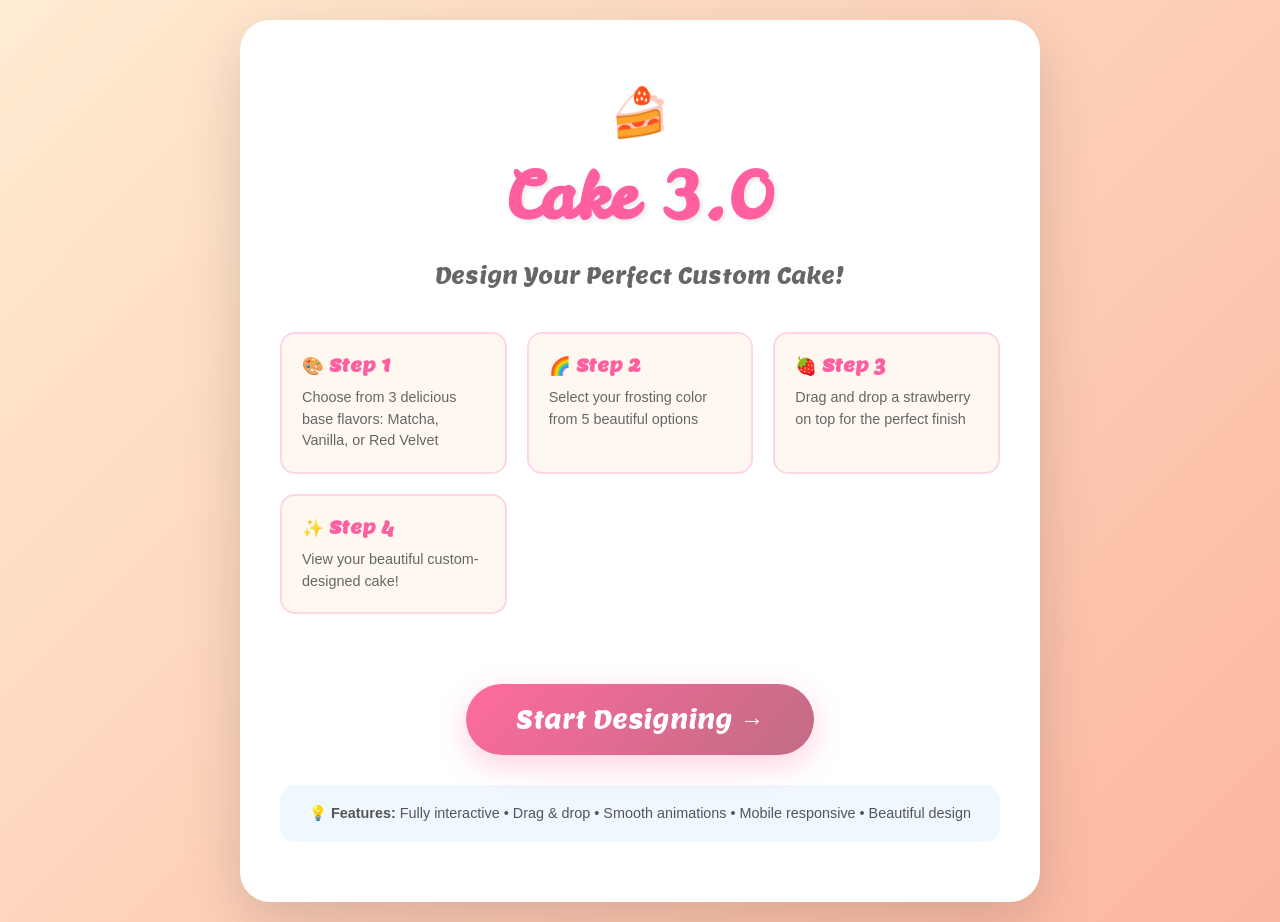
<file: index.html>
<!DOCTYPE html>
<html lang="en">
<head>
    <meta charset="UTF-8">
    <meta name="viewport" content="width=device-width, initial-scale=1.0">
    <title>Cake 3.0 - Custom Cake Designer</title>
    <link href="https://fonts.googleapis.com/css2?family=Leckerli+One&family=Lemon&display=swap" rel="stylesheet">
    <style>
        * {
            margin: 0;
            padding: 0;
            box-sizing: border-box;
        }

        body {
            font-family: 'Lemon', cursive;
            background: linear-gradient(135deg, #ffecd2 0%, #fcb69f 100%);
            min-height: 100vh;
            display: flex;
            flex-direction: column;
            justify-content: center;
            align-items: center;
            padding: 20px;
            overflow-x: hidden;
        }

        .container {
            background: white;
            border-radius: 30px;
            padding: 60px 40px;
            max-width: 800px;
            width: 100%;
            box-shadow: 0 20px 60px rgba(0, 0, 0, 0.15);
            text-align: center;
            animation: fadeIn 0.8s ease-out;
        }

        @keyframes fadeIn {
            from {
                opacity: 0;
                transform: translateY(30px);
            }
            to {
                opacity: 1;
                transform: translateY(0);
            }
        }

        h1 {
            font-family: 'Leckerli One', cursive;
            font-size: 4rem;
            color: #ff5f9f;
            margin-bottom: 20px;
            text-shadow: 2px 2px 4px rgba(0, 0, 0, 0.1);
        }

        .subtitle {
            font-size: 1.3rem;
            color: #666;
            margin-bottom: 40px;
            line-height: 1.6;
        }

        .features {
            display: grid;
            grid-template-columns: repeat(auto-fit, minmax(200px, 1fr));
            gap: 20px;
            margin: 40px 0;
            text-align: left;
        }

        .feature {
            background: #fff8f0;
            padding: 20px;
            border-radius: 15px;
            border: 2px solid #ffd6e7;
        }

        .feature h3 {
            color: #ff5f9f;
            margin-bottom: 10px;
            font-size: 1.1rem;
        }

        .feature p {
            color: #666;
            font-size: 0.9rem;
            font-family: Arial, sans-serif;
            line-height: 1.5;
        }

        .cta-button {
            display: inline-block;
            background: linear-gradient(135deg, #ff6b9d 0%, #c06c84 100%);
            color: white;
            padding: 20px 50px;
            font-size: 1.5rem;
            border-radius: 50px;
            text-decoration: none;
            margin-top: 30px;
            transition: all 0.3s ease;
            box-shadow: 0 10px 30px rgba(255, 107, 157, 0.3);
            font-family: 'Lemon', cursive;
        }

        .cta-button:hover {
            transform: translateY(-3px);
            box-shadow: 0 15px 40px rgba(255, 107, 157, 0.4);
        }

        .cta-button:active {
            transform: translateY(-1px);
        }

        .emoji {
            font-size: 3rem;
            margin-bottom: 10px;
            display: block;
        }

        .info {
            margin-top: 30px;
            padding: 20px;
            background: #f0f8ff;
            border-radius: 15px;
            font-family: Arial, sans-serif;
            color: #555;
            font-size: 0.9rem;
        }

        @media (max-width: 768px) {
            h1 {
                font-size: 2.5rem;
            }

            .subtitle {
                font-size: 1.1rem;
            }

            .container {
                padding: 40px 25px;
            }

            .cta-button {
                padding: 15px 35px;
                font-size: 1.2rem;
            }

            .features {
                grid-template-columns: 1fr;
            }
        }
    </style>
</head>
<body>
    <div class="container">
        <span class="emoji">🍰</span>
        <h1>Cake 3.0</h1>
        <p class="subtitle">Design Your Perfect Custom Cake!</p>

        <div class="features">
            <div class="feature">
                <h3>🎨 Step 1</h3>
                <p>Choose from 3 delicious base flavors: Matcha, Vanilla, or Red Velvet</p>
            </div>
            <div class="feature">
                <h3>🌈 Step 2</h3>
                <p>Select your frosting color from 5 beautiful options</p>
            </div>
            <div class="feature">
                <h3>🍓 Step 3</h3>
                <p>Drag and drop a strawberry on top for the perfect finish</p>
            </div>
            <div class="feature">
                <h3>✨ Step 4</h3>
                <p>View your beautiful custom-designed cake!</p>
            </div>
        </div>

        <a href="app.html" class="cta-button">Start Designing →</a>

        <div class="info">
            <strong>💡 Features:</strong> Fully interactive • Drag & drop • Smooth animations • Mobile responsive • Beautiful design
        </div>
    </div>

    <script>
        // Preload the app for faster loading
        setTimeout(() => {
            const link = document.createElement('link');
            link.rel = 'prefetch';
            link.href = 'app.html';
            document.head.appendChild(link);
        }, 100);
    </script>
</body>
</html>
</file>
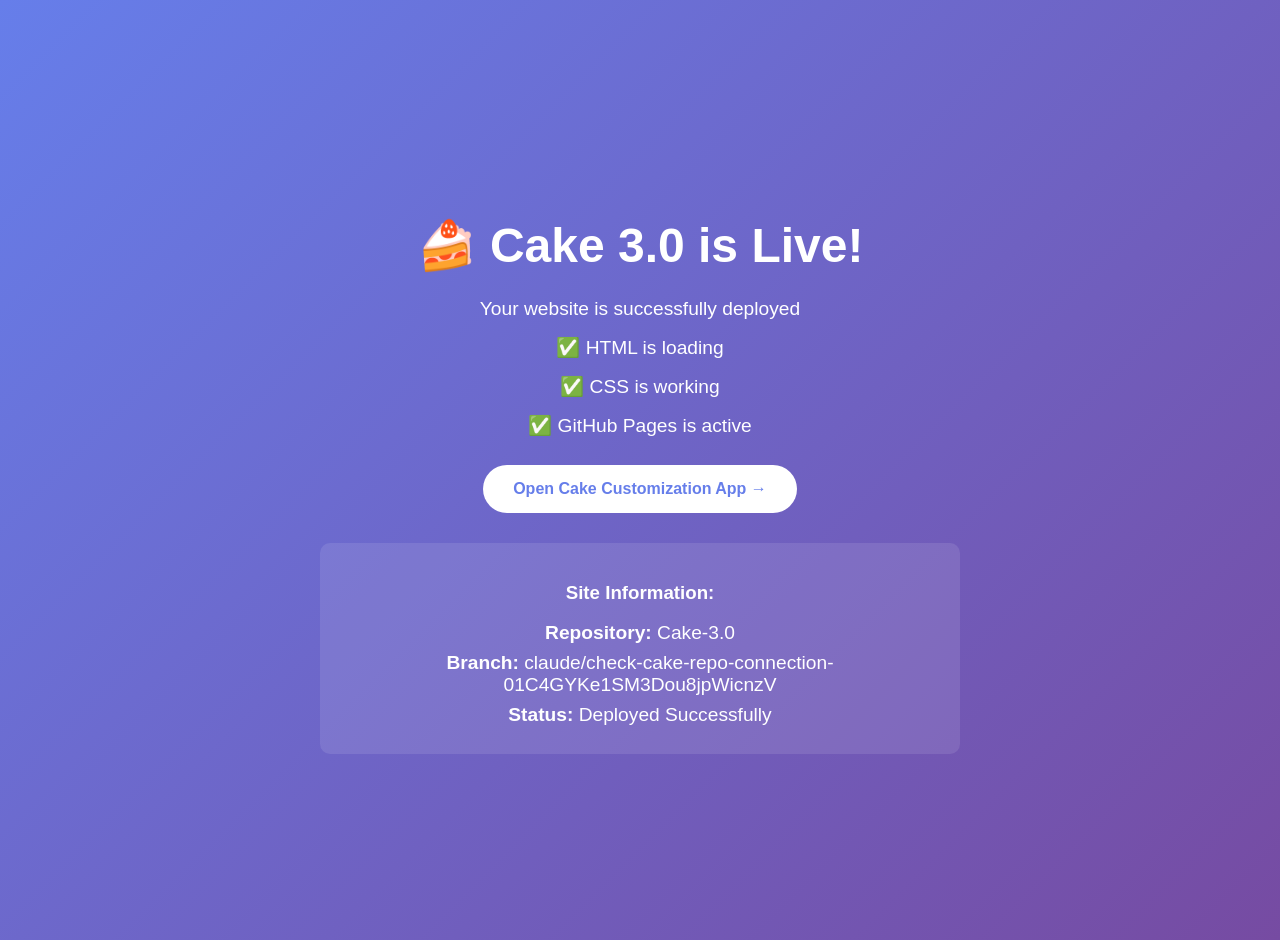
<file: test.html>
<!DOCTYPE html>
<html lang="en">
<head>
    <meta charset="UTF-8">
    <meta name="viewport" content="width=device-width, initial-scale=1.0">
    <title>Cake 3.0 - Test Page</title>
    <style>
        body {
            font-family: Arial, sans-serif;
            background: linear-gradient(135deg, #667eea 0%, #764ba2 100%);
            color: white;
            display: flex;
            flex-direction: column;
            justify-content: center;
            align-items: center;
            min-height: 100vh;
            margin: 0;
            padding: 20px;
            text-align: center;
        }
        h1 {
            font-size: 3rem;
            margin-bottom: 1rem;
        }
        p {
            font-size: 1.2rem;
            margin: 0.5rem 0;
        }
        .button {
            background: white;
            color: #667eea;
            padding: 15px 30px;
            border-radius: 30px;
            text-decoration: none;
            font-weight: bold;
            margin-top: 20px;
            display: inline-block;
            transition: transform 0.2s;
        }
        .button:hover {
            transform: scale(1.05);
        }
        .status {
            margin-top: 30px;
            padding: 20px;
            background: rgba(255,255,255,0.1);
            border-radius: 10px;
            max-width: 600px;
        }
    </style>
</head>
<body>
    <h1>🍰 Cake 3.0 is Live!</h1>
    <p>Your website is successfully deployed</p>
    <p>✅ HTML is loading</p>
    <p>✅ CSS is working</p>
    <p>✅ GitHub Pages is active</p>

    <a href="index.html" class="button">Open Cake Customization App →</a>

    <div class="status">
        <h3>Site Information:</h3>
        <p><strong>Repository:</strong> Cake-3.0</p>
        <p><strong>Branch:</strong> claude/check-cake-repo-connection-01C4GYKe1SM3Dou8jpWicnzV</p>
        <p><strong>Status:</strong> Deployed Successfully</p>
    </div>
</body>
</html>
</file>
